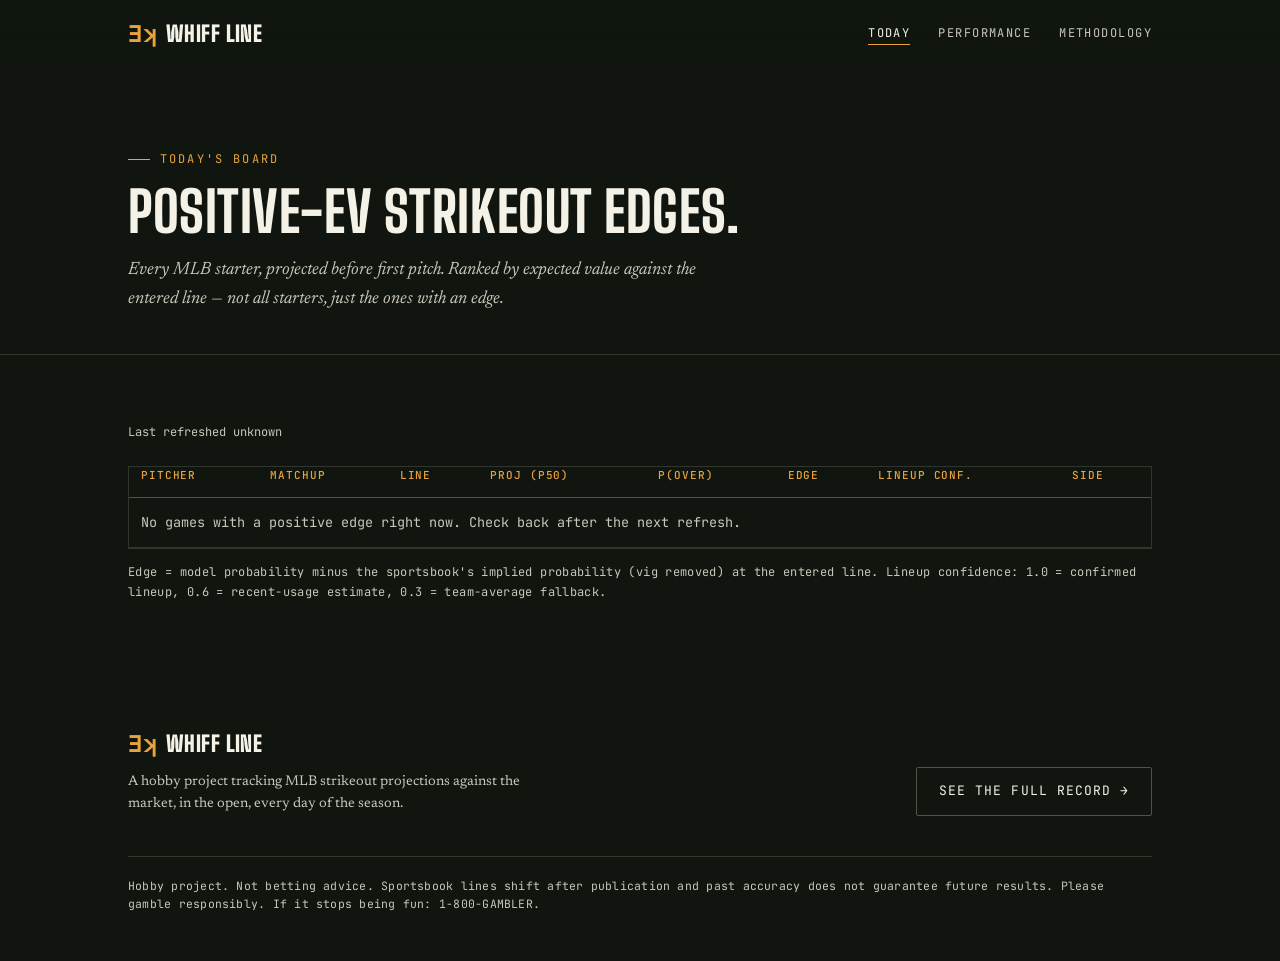
<file: index.html>
<!DOCTYPE html>
<html lang="en">
<head>
<meta charset="UTF-8">
<meta name="viewport" content="width=device-width, initial-scale=1.0">
<title>Whiff Line — Today's Board</title>
<link rel="preconnect" href="https://fonts.googleapis.com">
<link rel="preconnect" href="https://fonts.gstatic.com" crossorigin>
<link href="https://fonts.googleapis.com/css2?family=Big+Shoulders+Display:wght@600;700;800;900&family=Newsreader:ital,wght@0,400;0,500;0,600;1,400&family=JetBrains+Mono:wght@400;500;600;700&display=swap" rel="stylesheet">
<link rel="stylesheet" href="assets/style.css">
</head>
<body>

<header class="site" id="siteHeader">
  <div class="nav">
    <a href="index.html" class="nav-mark"><span class="k">Ǝʞ</span> WHIFF LINE</a>
    <nav><ul class="nav-links">
      <li><a href="index.html" class="active">Today</a></li>
      <li><a href="performance.html">Performance</a></li>
      <li><a href="methodology.html">Methodology</a></li>
    </ul></nav>
    <button class="nav-toggle" aria-label="Menu">≡</button>
  </div>
</header>

<div class="page-head">
  <div class="wrap">
    <div class="eyebrow">Today's board</div>
    <h1>Positive-EV strikeout edges.</h1>
    <p class="lede">Every MLB starter, projected before first pitch. Ranked by expected value against the entered line — not all starters, just the ones with an edge.</p>
  </div>
</div>

<section style="border-bottom:none;">
  <div class="wrap">
    <p class="stamp mono" id="projStamp">Loading…</p>
    <div class="table-scroll">
      <table class="ledger">
        <thead>
          <tr>
            <th>Pitcher</th>
            <th>Matchup</th>
            <th>Line</th>
            <th>Proj (p50)</th>
            <th>P(over)</th>
            <th>Edge</th>
            <th>Lineup conf.</th>
            <th>Side</th>
          </tr>
        </thead>
        <tbody id="projTableBody">
          <tr><td colspan="8" class="mono">Loading…</td></tr>
        </tbody>
      </table>
    </div>
    <p class="caption">Edge = model probability minus the sportsbook's implied probability (vig removed) at the entered line. Lineup confidence: 1.0 = confirmed lineup, 0.6 = recent-usage estimate, 0.3 = team-average fallback.</p>
  </div>
</section>

<footer>
  <div class="wrap">
    <div class="foot-grid">
      <div>
        <div class="nav-mark"><span class="k">Ǝʞ</span> WHIFF LINE</div>
        <p>A hobby project tracking MLB strikeout projections against the market, in the open, every day of the season.</p>
      </div>
      <a href="performance.html" class="btn btn-ghost">See the full record →</a>
    </div>
    <div class="disclaimer">
      Hobby project. Not betting advice. Sportsbook lines shift after publication and past accuracy does not guarantee future results. Please gamble responsibly. If it stops being fun: 1-800-GAMBLER.
    </div>
  </div>
</footer>

<script src="assets/app.js"></script>
<script>loadProjections();</script>
</body>
</html>
</file>
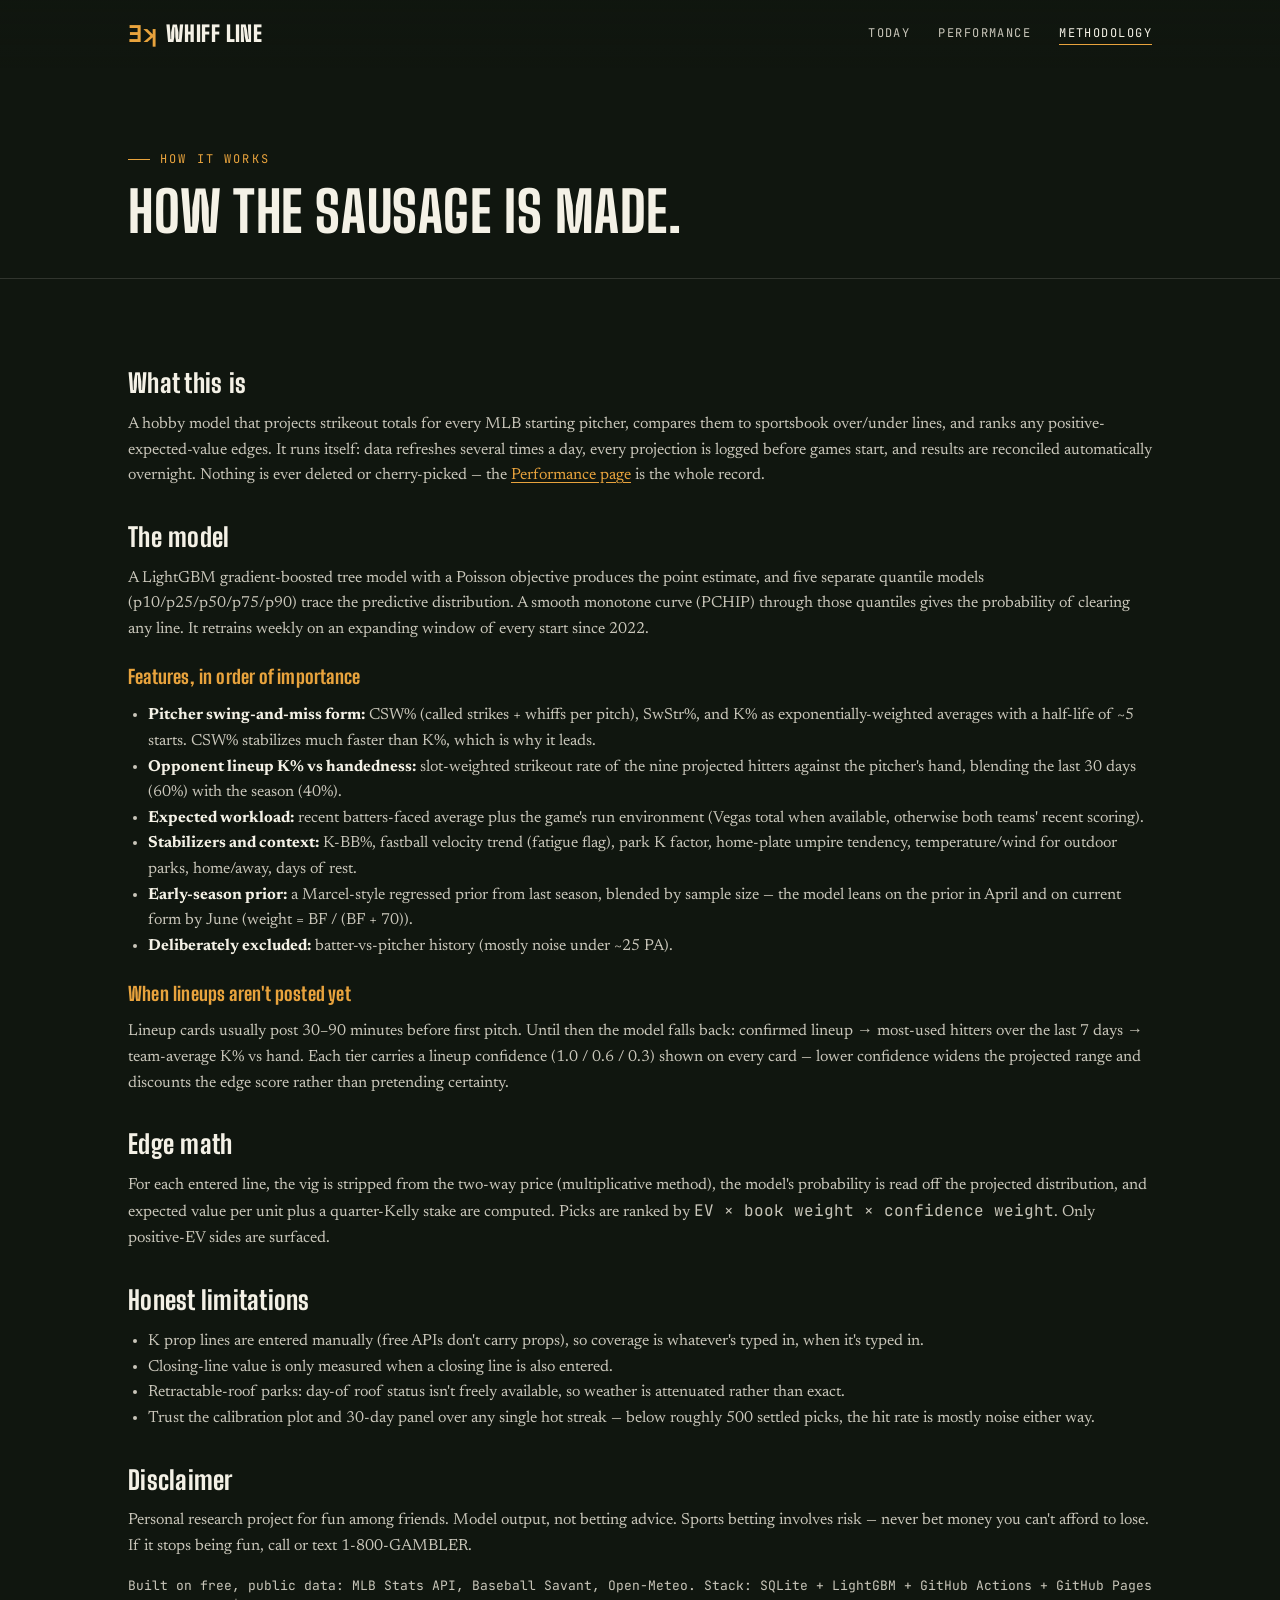
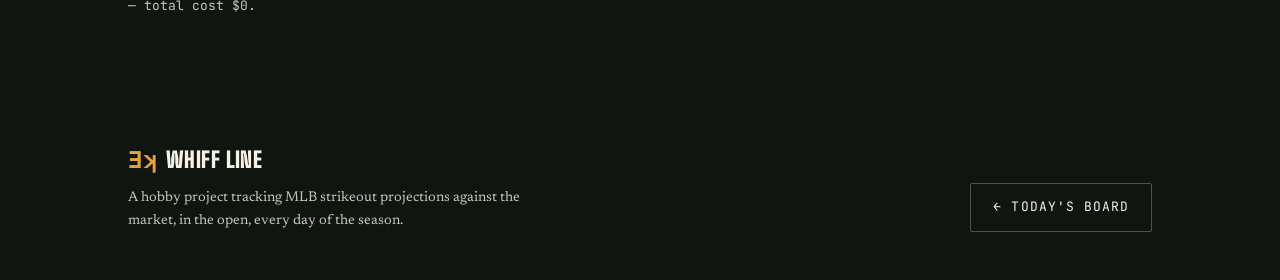
<file: methodology.html>
<!DOCTYPE html>
<html lang="en">
<head>
<meta charset="UTF-8">
<meta name="viewport" content="width=device-width, initial-scale=1.0">
<title>Whiff Line — Methodology</title>
<link rel="preconnect" href="https://fonts.googleapis.com">
<link rel="preconnect" href="https://fonts.gstatic.com" crossorigin>
<link href="https://fonts.googleapis.com/css2?family=Big+Shoulders+Display:wght@600;700;800;900&family=Newsreader:ital,wght@0,400;0,500;0,600;1,400&family=JetBrains+Mono:wght@400;500;600;700&display=swap" rel="stylesheet">
<link rel="stylesheet" href="assets/style.css">
</head>
<body>

<header class="site" id="siteHeader">
  <div class="nav">
    <a href="index.html" class="nav-mark"><span class="k">Ǝʞ</span> WHIFF LINE</a>
    <nav><ul class="nav-links">
      <li><a href="index.html">Today</a></li>
      <li><a href="performance.html">Performance</a></li>
      <li><a href="methodology.html" class="active">Methodology</a></li>
    </ul></nav>
    <button class="nav-toggle" aria-label="Menu">≡</button>
  </div>
</header>

<div class="page-head">
  <div class="wrap">
    <div class="eyebrow">How it works</div>
    <h1>How the sausage is made.</h1>
  </div>
</div>

<section style="border-bottom:none;">
  <div class="wrap prose">

    <h2>What this is</h2>
    <p>A hobby model that projects strikeout totals for every MLB starting pitcher, compares them to sportsbook over/under lines, and ranks any positive-expected-value edges. It runs itself: data refreshes several times a day, every projection is logged before games start, and results are reconciled automatically overnight. Nothing is ever deleted or cherry-picked — the <a href="performance.html">Performance page</a> is the whole record.</p>

    <h2>The model</h2>
    <p>A LightGBM gradient-boosted tree model with a Poisson objective produces the point estimate, and five separate quantile models (p10/p25/p50/p75/p90) trace the predictive distribution. A smooth monotone curve (PCHIP) through those quantiles gives the probability of clearing any line. It retrains weekly on an expanding window of every start since 2022.</p>

    <h3>Features, in order of importance</h3>
    <ul>
      <li><strong>Pitcher swing-and-miss form:</strong> CSW% (called strikes + whiffs per pitch), SwStr%, and K% as exponentially-weighted averages with a half-life of ~5 starts. CSW% stabilizes much faster than K%, which is why it leads.</li>
      <li><strong>Opponent lineup K% vs handedness:</strong> slot-weighted strikeout rate of the nine projected hitters against the pitcher's hand, blending the last 30 days (60%) with the season (40%).</li>
      <li><strong>Expected workload:</strong> recent batters-faced average plus the game's run environment (Vegas total when available, otherwise both teams' recent scoring).</li>
      <li><strong>Stabilizers and context:</strong> K-BB%, fastball velocity trend (fatigue flag), park K factor, home-plate umpire tendency, temperature/wind for outdoor parks, home/away, days of rest.</li>
      <li><strong>Early-season prior:</strong> a Marcel-style regressed prior from last season, blended by sample size — the model leans on the prior in April and on current form by June (weight = BF / (BF + 70)).</li>
      <li><strong>Deliberately excluded:</strong> batter-vs-pitcher history (mostly noise under ~25 PA).</li>
    </ul>

    <h3>When lineups aren't posted yet</h3>
    <p>Lineup cards usually post 30–90 minutes before first pitch. Until then the model falls back: confirmed lineup → most-used hitters over the last 7 days → team-average K% vs hand. Each tier carries a lineup confidence (1.0 / 0.6 / 0.3) shown on every card — lower confidence widens the projected range and discounts the edge score rather than pretending certainty.</p>

    <h2>Edge math</h2>
    <p>For each entered line, the vig is stripped from the two-way price (multiplicative method), the model's probability is read off the projected distribution, and expected value per unit plus a quarter-Kelly stake are computed. Picks are ranked by <span class="mono">EV × book weight × confidence weight</span>. Only positive-EV sides are surfaced.</p>

    <h2>Honest limitations</h2>
    <ul>
      <li>K prop lines are entered manually (free APIs don't carry props), so coverage is whatever's typed in, when it's typed in.</li>
      <li>Closing-line value is only measured when a closing line is also entered.</li>
      <li>Retractable-roof parks: day-of roof status isn't freely available, so weather is attenuated rather than exact.</li>
      <li>Trust the calibration plot and 30-day panel over any single hot streak — below roughly 500 settled picks, the hit rate is mostly noise either way.</li>
    </ul>

    <h2>Disclaimer</h2>
    <p>Personal research project for fun among friends. Model output, not betting advice. Sports betting involves risk — never bet money you can't afford to lose. If it stops being fun, call or text 1-800-GAMBLER.</p>

    <p class="mono" style="font-size:13px;">Built on free, public data: MLB Stats API, Baseball Savant, Open-Meteo. Stack: SQLite + LightGBM + GitHub Actions + GitHub Pages — total cost $0.</p>
  </div>
</section>

<footer>
  <div class="wrap">
    <div class="foot-grid">
      <div>
        <div class="nav-mark"><span class="k">Ǝʞ</span> WHIFF LINE</div>
        <p>A hobby project tracking MLB strikeout projections against the market, in the open, every day of the season.</p>
      </div>
      <a href="index.html" class="btn btn-ghost">← Today's board</a>
    </div>
  </div>
</footer>

<script src="assets/app.js"></script>
</body>
</html>
</file>
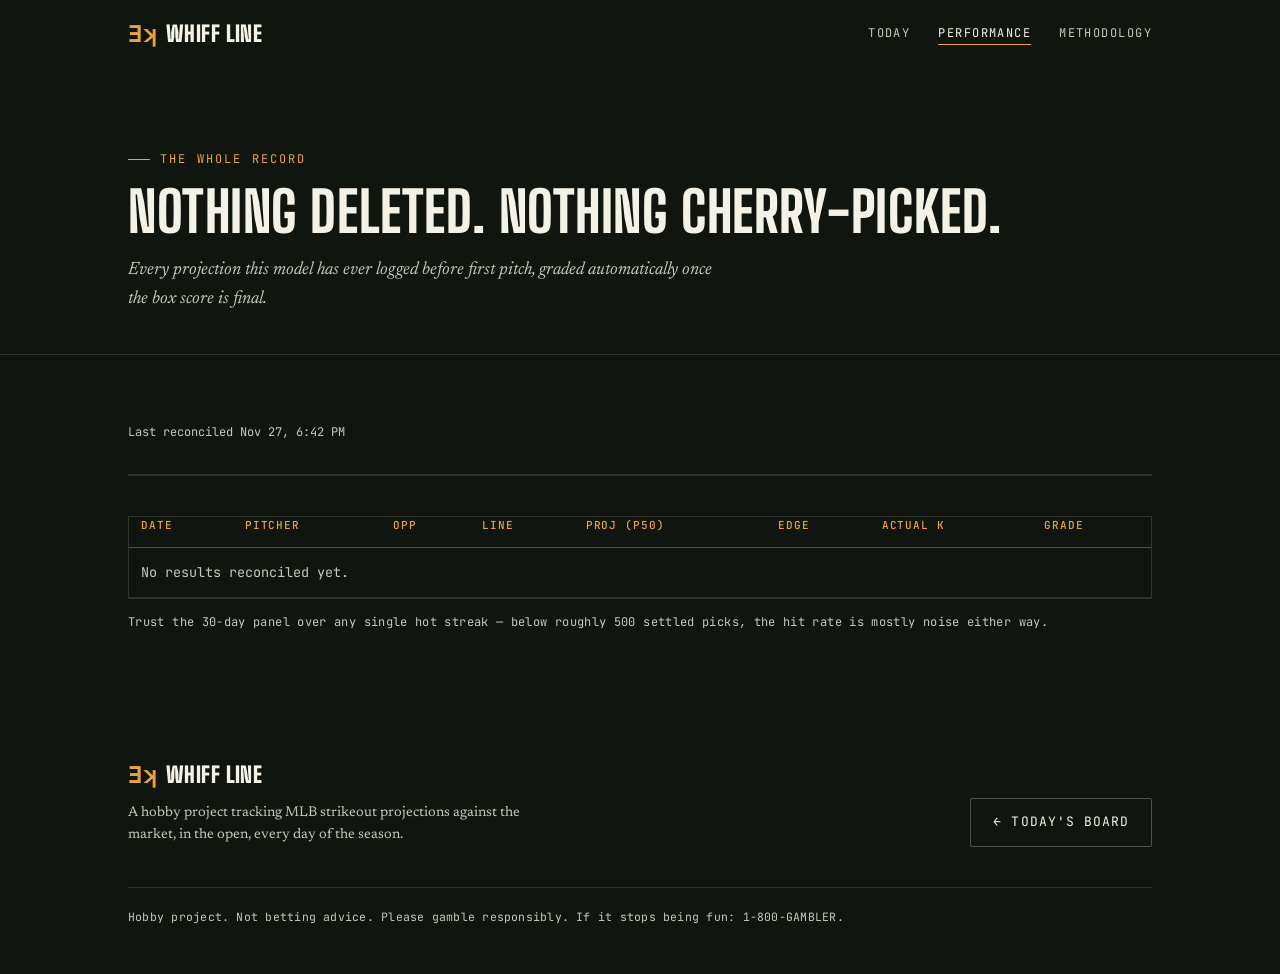
<file: performance.html>
<!DOCTYPE html>
<html lang="en">
<head>
<meta charset="UTF-8">
<meta name="viewport" content="width=device-width, initial-scale=1.0">
<title>Whiff Line — Performance</title>
<link rel="preconnect" href="https://fonts.googleapis.com">
<link rel="preconnect" href="https://fonts.gstatic.com" crossorigin>
<link href="https://fonts.googleapis.com/css2?family=Big+Shoulders+Display:wght@600;700;800;900&family=Newsreader:ital,wght@0,400;0,500;0,600;1,400&family=JetBrains+Mono:wght@400;500;600;700&display=swap" rel="stylesheet">
<link rel="stylesheet" href="assets/style.css">
<style>
  .stat-strip{display:flex;gap:0;border-top:1px solid var(--line);border-bottom:1px solid var(--line);margin:32px 0 40px;}
  .stat{flex:1;padding:20px 0;border-right:1px solid var(--line);}
  .stat:last-child{border-right:none;}
  .stat .num{font-family:'JetBrains Mono',monospace;font-size:26px;font-weight:700;color:var(--lights);}
  .stat .label{font-family:'JetBrains Mono',monospace;font-size:11px;letter-spacing:0.1em;text-transform:uppercase;color:var(--chalk-dim);margin-top:4px;}
  @media (max-width:600px){.stat-strip{flex-wrap:wrap;}.stat{flex:1 1 50%;border-bottom:1px solid var(--line);}}
</style>
</head>
<body>

<header class="site" id="siteHeader">
  <div class="nav">
    <a href="index.html" class="nav-mark"><span class="k">Ǝʞ</span> WHIFF LINE</a>
    <nav><ul class="nav-links">
      <li><a href="index.html">Today</a></li>
      <li><a href="performance.html" class="active">Performance</a></li>
      <li><a href="methodology.html">Methodology</a></li>
    </ul></nav>
    <button class="nav-toggle" aria-label="Menu">≡</button>
  </div>
</header>

<div class="page-head">
  <div class="wrap">
    <div class="eyebrow">The whole record</div>
    <h1>Nothing deleted. Nothing cherry-picked.</h1>
    <p class="lede">Every projection this model has ever logged before first pitch, graded automatically once the box score is final.</p>
  </div>
</div>

<section style="border-bottom:none;">
  <div class="wrap">
    <p class="stamp mono" id="perfStamp">Loading…</p>
    <div class="stat-strip" id="perfSummary"></div>
    <div class="table-scroll">
      <table class="ledger">
        <thead>
          <tr>
            <th>Date</th>
            <th>Pitcher</th>
            <th>Opp</th>
            <th>Line</th>
            <th>Proj (p50)</th>
            <th>Edge</th>
            <th>Actual K</th>
            <th>Grade</th>
          </tr>
        </thead>
        <tbody id="perfTableBody">
          <tr><td colspan="8" class="mono">Loading…</td></tr>
        </tbody>
      </table>
    </div>
    <p class="caption">Trust the 30-day panel over any single hot streak — below roughly 500 settled picks, the hit rate is mostly noise either way.</p>
  </div>
</section>

<footer>
  <div class="wrap">
    <div class="foot-grid">
      <div>
        <div class="nav-mark"><span class="k">Ǝʞ</span> WHIFF LINE</div>
        <p>A hobby project tracking MLB strikeout projections against the market, in the open, every day of the season.</p>
      </div>
      <a href="index.html" class="btn btn-ghost">← Today's board</a>
    </div>
    <div class="disclaimer">
      Hobby project. Not betting advice. Please gamble responsibly. If it stops being fun: 1-800-GAMBLER.
    </div>
  </div>
</footer>

<script src="assets/app.js"></script>
<script>loadPerformance();</script>
</body>
</html>
</file>
<file: assets/style.css>
:root{
  --ink:#10160f;
  --ink-2:#151d13;
  --paper:#eee7d6;
  --chalk:#f4f1e6;
  --chalk-dim:#c9c6ba;
  --lights:#e8a33d;
  --lights-dim:#8a6428;
  --field:#4f8f6c;
  --foul:#c1523a;
  --line:rgba(244,241,230,0.14);
  --line-strong:rgba(244,241,230,0.28);
}
*{box-sizing:border-box;}
html{scroll-behavior:smooth;}
body{
  margin:0;
  background:var(--ink);
  color:var(--chalk);
  font-family:'Newsreader', serif;
  font-size:17px;
  line-height:1.6;
  -webkit-font-smoothing:antialiased;
}
h1,h2,h3,.display{
  font-family:'Big Shoulders Display', sans-serif;
  text-transform:uppercase;
  letter-spacing:0.01em;
  font-weight:800;
  line-height:0.95;
  margin:0;
}
.mono{font-family:'JetBrains Mono', monospace;}
a{color:inherit;}
::selection{background:var(--lights);color:var(--ink);}
:focus-visible{outline:2px solid var(--lights);outline-offset:3px;}
.wrap{max-width:1080px;margin:0 auto;padding:0 28px;}

header.site{
  position:fixed;top:0;left:0;right:0;z-index:50;
  background:linear-gradient(to bottom, rgba(16,22,15,0.96), rgba(16,22,15,0.85) 80%, transparent);
  border-bottom:1px solid transparent;
  transition:border-color .3s ease;
}
header.site.scrolled{border-bottom-color:var(--line);}
.nav{display:flex;align-items:center;justify-content:space-between;padding:16px 28px;max-width:1080px;margin:0 auto;}
.nav-mark{font-family:'Big Shoulders Display', sans-serif;font-weight:900;font-size:22px;letter-spacing:0.02em;display:flex;align-items:center;gap:8px;text-decoration:none;}
.nav-mark .k{color:var(--lights);}
.nav-links{display:flex;gap:28px;list-style:none;margin:0;padding:0;}
.nav-links a{font-family:'JetBrains Mono', monospace;font-size:12px;text-transform:uppercase;letter-spacing:0.12em;color:var(--chalk-dim);text-decoration:none;padding-bottom:3px;border-bottom:1px solid transparent;transition:color .2s, border-color .2s;}
.nav-links a:hover, .nav-links a.active{color:var(--chalk);border-color:var(--lights);}
.nav-toggle{display:none;background:none;border:1px solid var(--line-strong);color:var(--chalk);width:38px;height:38px;border-radius:2px;cursor:pointer;}

.page-head{padding:150px 0 40px;border-bottom:1px solid var(--line);}
.eyebrow{font-family:'JetBrains Mono', monospace;font-size:12px;letter-spacing:0.18em;text-transform:uppercase;color:var(--lights);margin-bottom:16px;display:flex;align-items:center;gap:10px;}
.eyebrow::before{content:"";width:22px;height:1px;background:var(--lights);}
.page-head h1{font-size:clamp(36px,5vw,56px);}
.page-head p.lede{font-family:'Newsreader', serif;font-style:italic;color:var(--chalk-dim);font-size:18px;max-width:60ch;margin:18px 0 0;}

section{padding:56px 0;border-bottom:1px solid var(--line);}
.section-head{margin-bottom:32px;}
.section-head .tag{font-family:'JetBrains Mono',monospace;font-size:12px;color:var(--lights);letter-spacing:0.1em;}
.section-head h2{font-size:clamp(26px,3.4vw,36px);margin-top:8px;}
.section-head p.sub{font-family:'Newsreader',serif;color:var(--chalk-dim);font-size:16px;max-width:65ch;margin-top:10px;}

.btn{font-family:'JetBrains Mono', monospace;font-size:13px;letter-spacing:0.08em;text-transform:uppercase;padding:13px 22px;border-radius:2px;text-decoration:none;display:inline-block;transition:transform .15s ease, background .15s ease;border:none;cursor:pointer;}
.btn-primary{background:var(--lights);color:var(--ink);font-weight:600;}
.btn-primary:hover{transform:translateY(-2px);}
.btn-ghost{border:1px solid var(--line-strong);color:var(--chalk);background:transparent;}
.btn-ghost:hover{border-color:var(--lights);color:var(--lights);}

.perf-note{background:var(--ink-2);border:1px solid var(--line-strong);padding:20px 24px;border-radius:2px;margin-bottom:28px;display:flex;gap:16px;align-items:flex-start;}
.perf-note .glyph{font-family:'JetBrains Mono',monospace;color:var(--lights);font-size:20px;line-height:1;}
.perf-note p{margin:0;font-size:15px;color:var(--chalk-dim);}
.perf-note strong{color:var(--chalk);}
.perf-note.warn .glyph{color:var(--foul);}

.table-scroll{overflow-x:auto;border:1px solid var(--line);}
.ledger{width:100%;border-collapse:collapse;font-family:'JetBrains Mono', monospace;font-size:13.5px;}
.ledger thead th{text-align:left;font-weight:500;color:var(--lights);text-transform:uppercase;letter-spacing:0.08em;font-size:11px;padding:0 12px 12px;border-bottom:1px solid var(--line-strong);position:sticky;top:0;background:var(--ink);}
.ledger td{padding:14px 12px;border-bottom:1px solid var(--line);color:var(--chalk-dim);white-space:nowrap;}
.ledger td.pitcher{color:var(--chalk);font-family:'Newsreader',serif;font-size:15px;font-style:italic;}
.ledger tr:hover td{background:rgba(244,241,230,0.03);}
.badge{display:inline-block;padding:2px 8px;border-radius:2px;font-size:11px;letter-spacing:0.05em;}
.badge.hit{background:rgba(79,143,108,0.18);color:var(--field);}
.badge.miss{background:rgba(193,82,58,0.18);color:var(--foul);}
.badge.push{background:rgba(244,241,230,0.1);color:var(--chalk-dim);}
.badge.pending{background:rgba(232,163,61,0.15);color:var(--lights);}
.edge-pos{color:var(--field);}
.edge-neg{color:var(--foul);}
.caption{font-family:'JetBrains Mono',monospace;font-size:12px;color:var(--chalk-dim);margin-top:14px;letter-spacing:0.03em;}
.stamp{font-family:'JetBrains Mono',monospace;font-size:12px;color:var(--chalk-dim);margin-bottom:24px;}

.prose h2{font-size:26px;text-transform:none;margin:36px 0 12px;}
.prose h3{font-size:19px;text-transform:none;margin:26px 0 10px;color:var(--lights);}
.prose p, .prose li{color:var(--chalk-dim);font-size:16px;}
.prose ul{padding-left:20px;}
.prose strong{color:var(--chalk);}
.prose a{color:var(--lights);text-decoration:underline;text-underline-offset:3px;}

footer{padding:56px 0 48px;}
.foot-grid{display:flex;justify-content:space-between;align-items:flex-end;flex-wrap:wrap;gap:24px;}
footer .nav-mark{margin-bottom:10px;}
footer p{color:var(--chalk-dim);font-size:14px;max-width:50ch;margin:0;}
.disclaimer{font-family:'JetBrains Mono',monospace;font-size:11.5px;color:var(--chalk-dim);border-top:1px solid var(--line);margin-top:40px;padding-top:20px;letter-spacing:0.02em;}

@media (max-width:860px){
  .nav-links{display:none;}
  .nav-toggle{display:block;}
  .page-head{padding-top:120px;}
}
</file>
